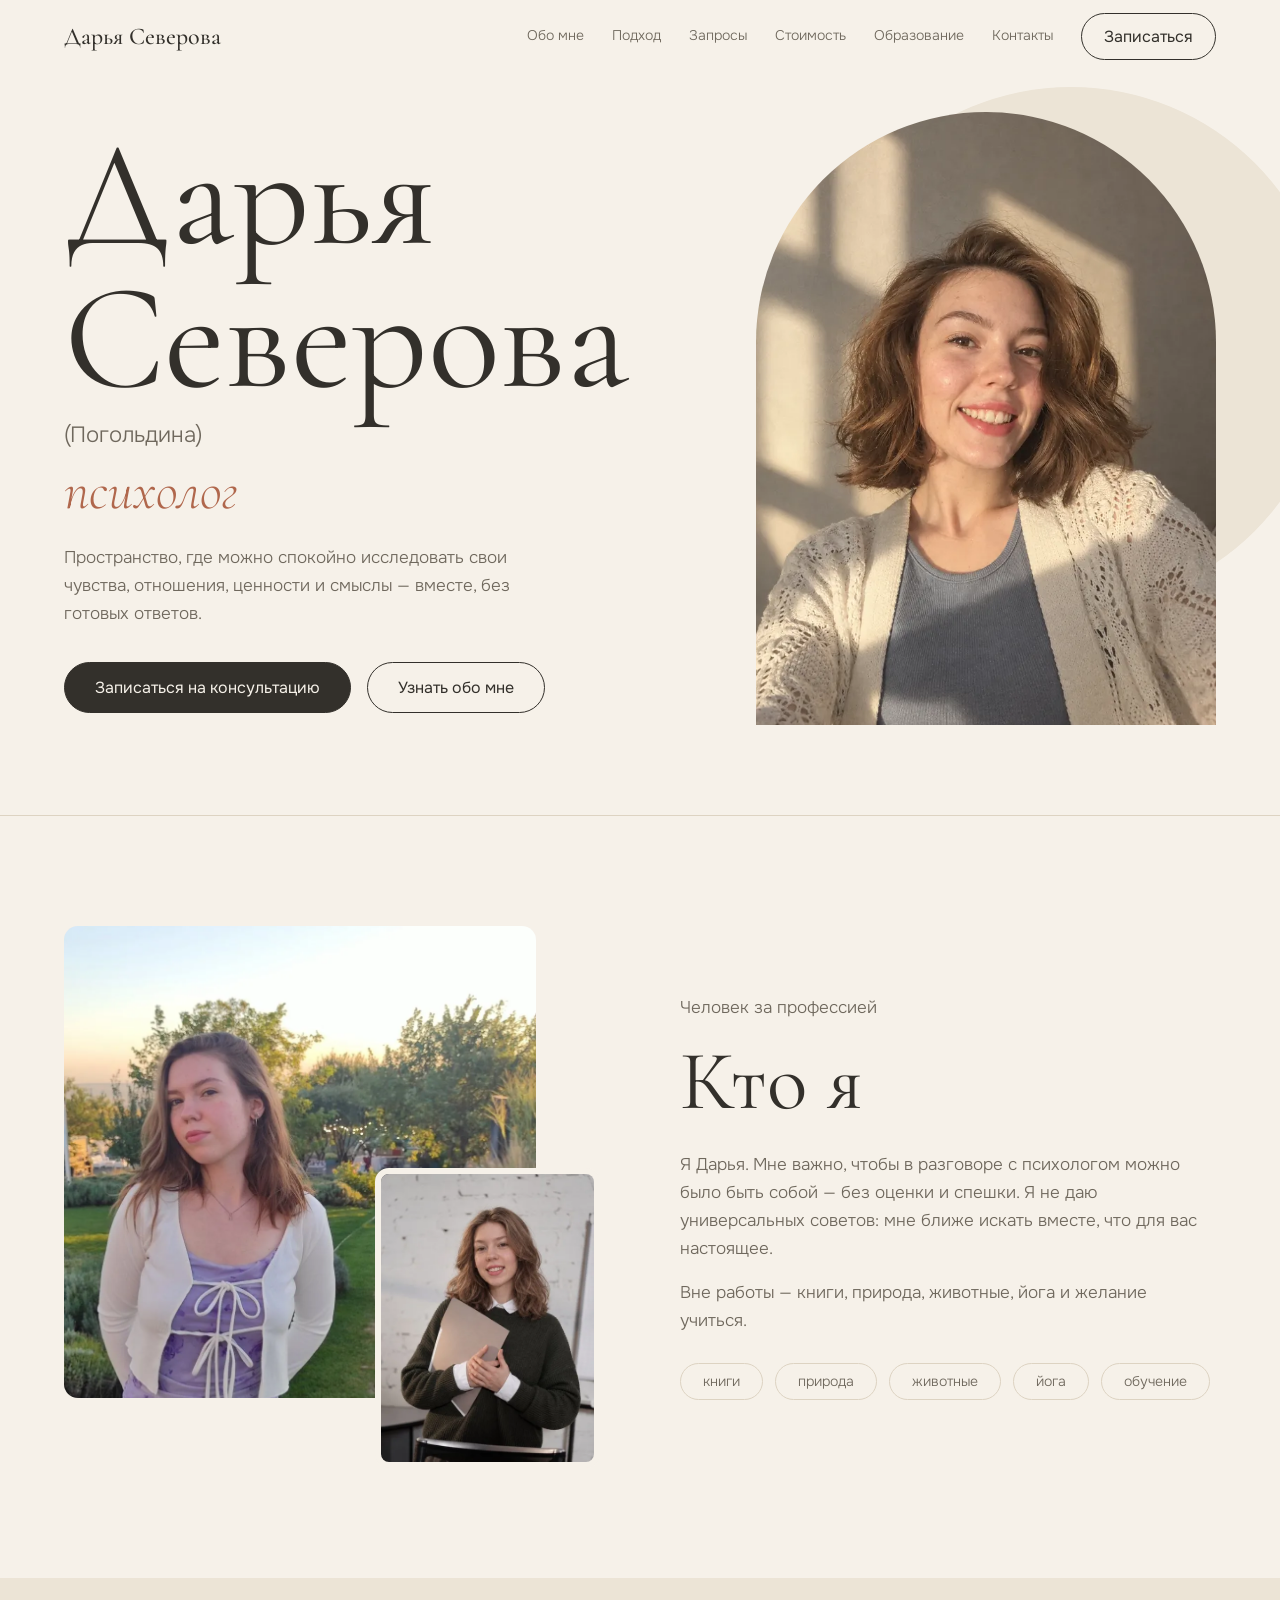
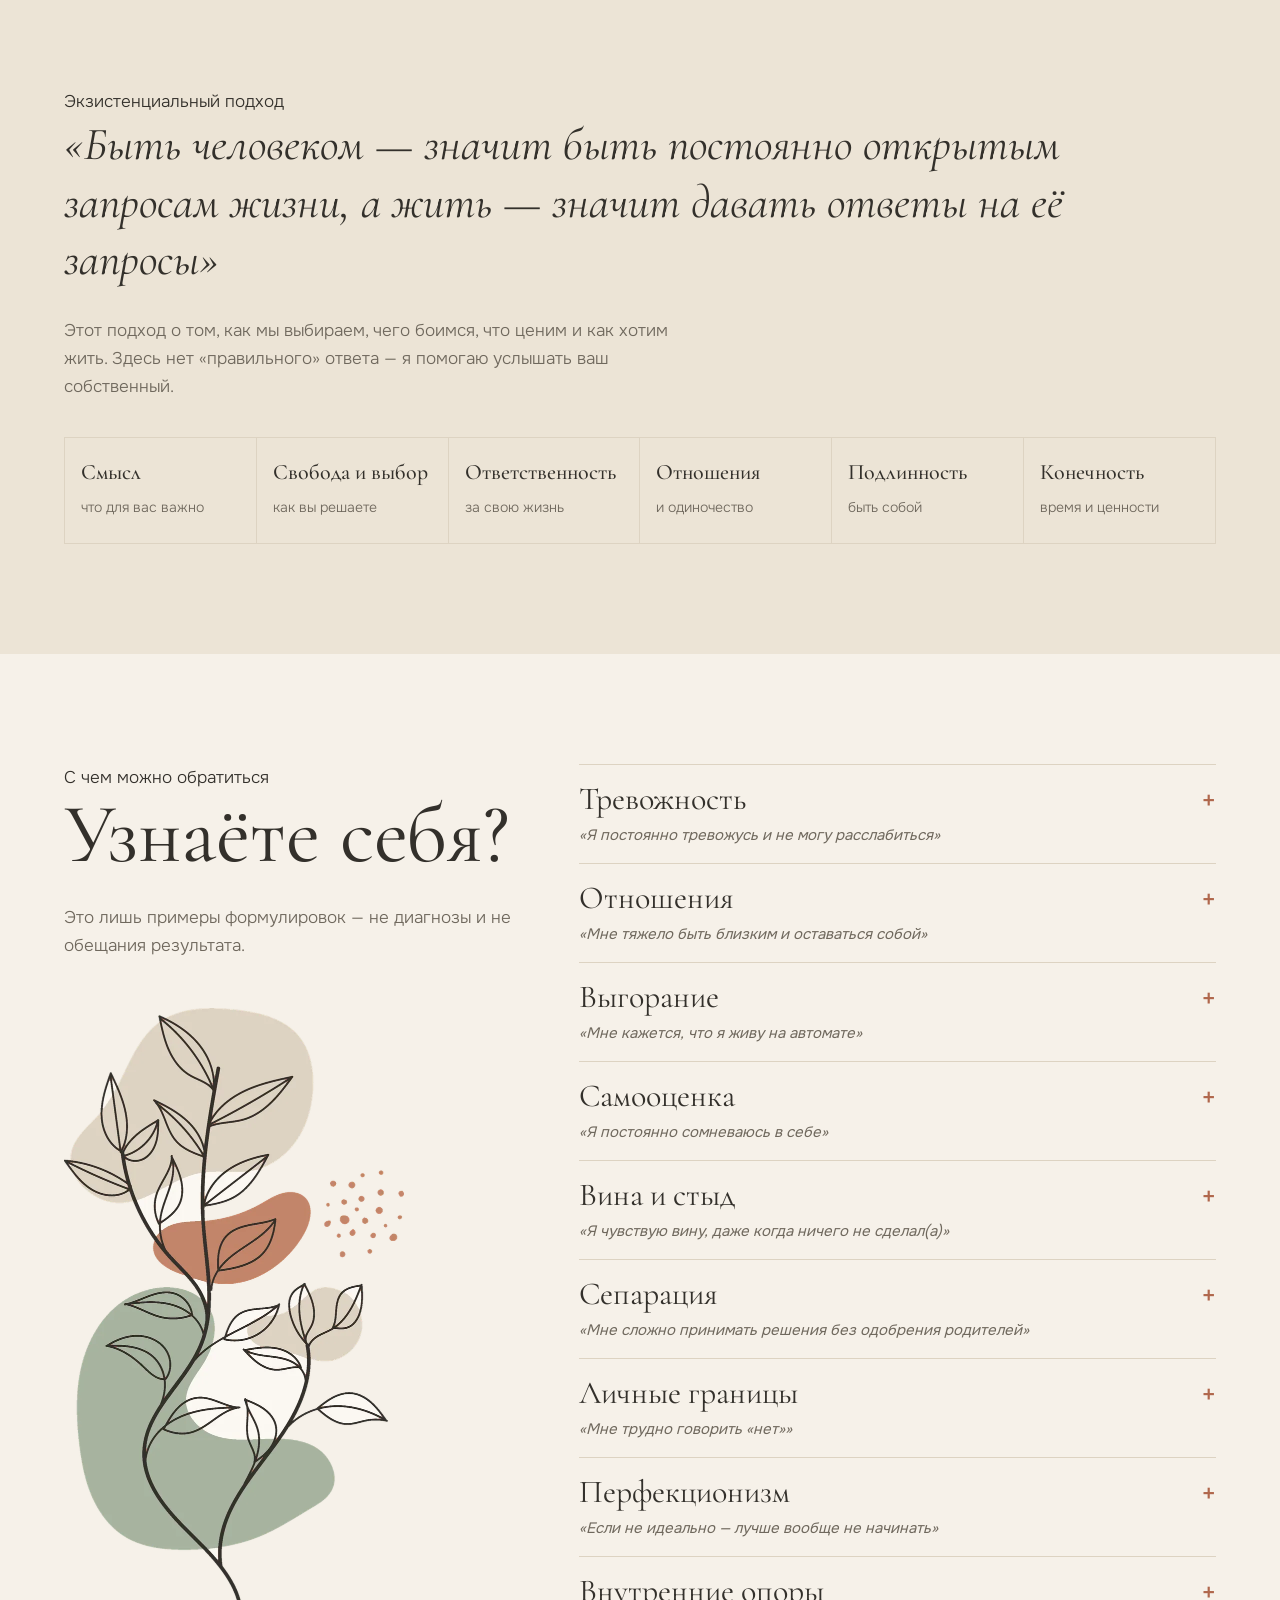
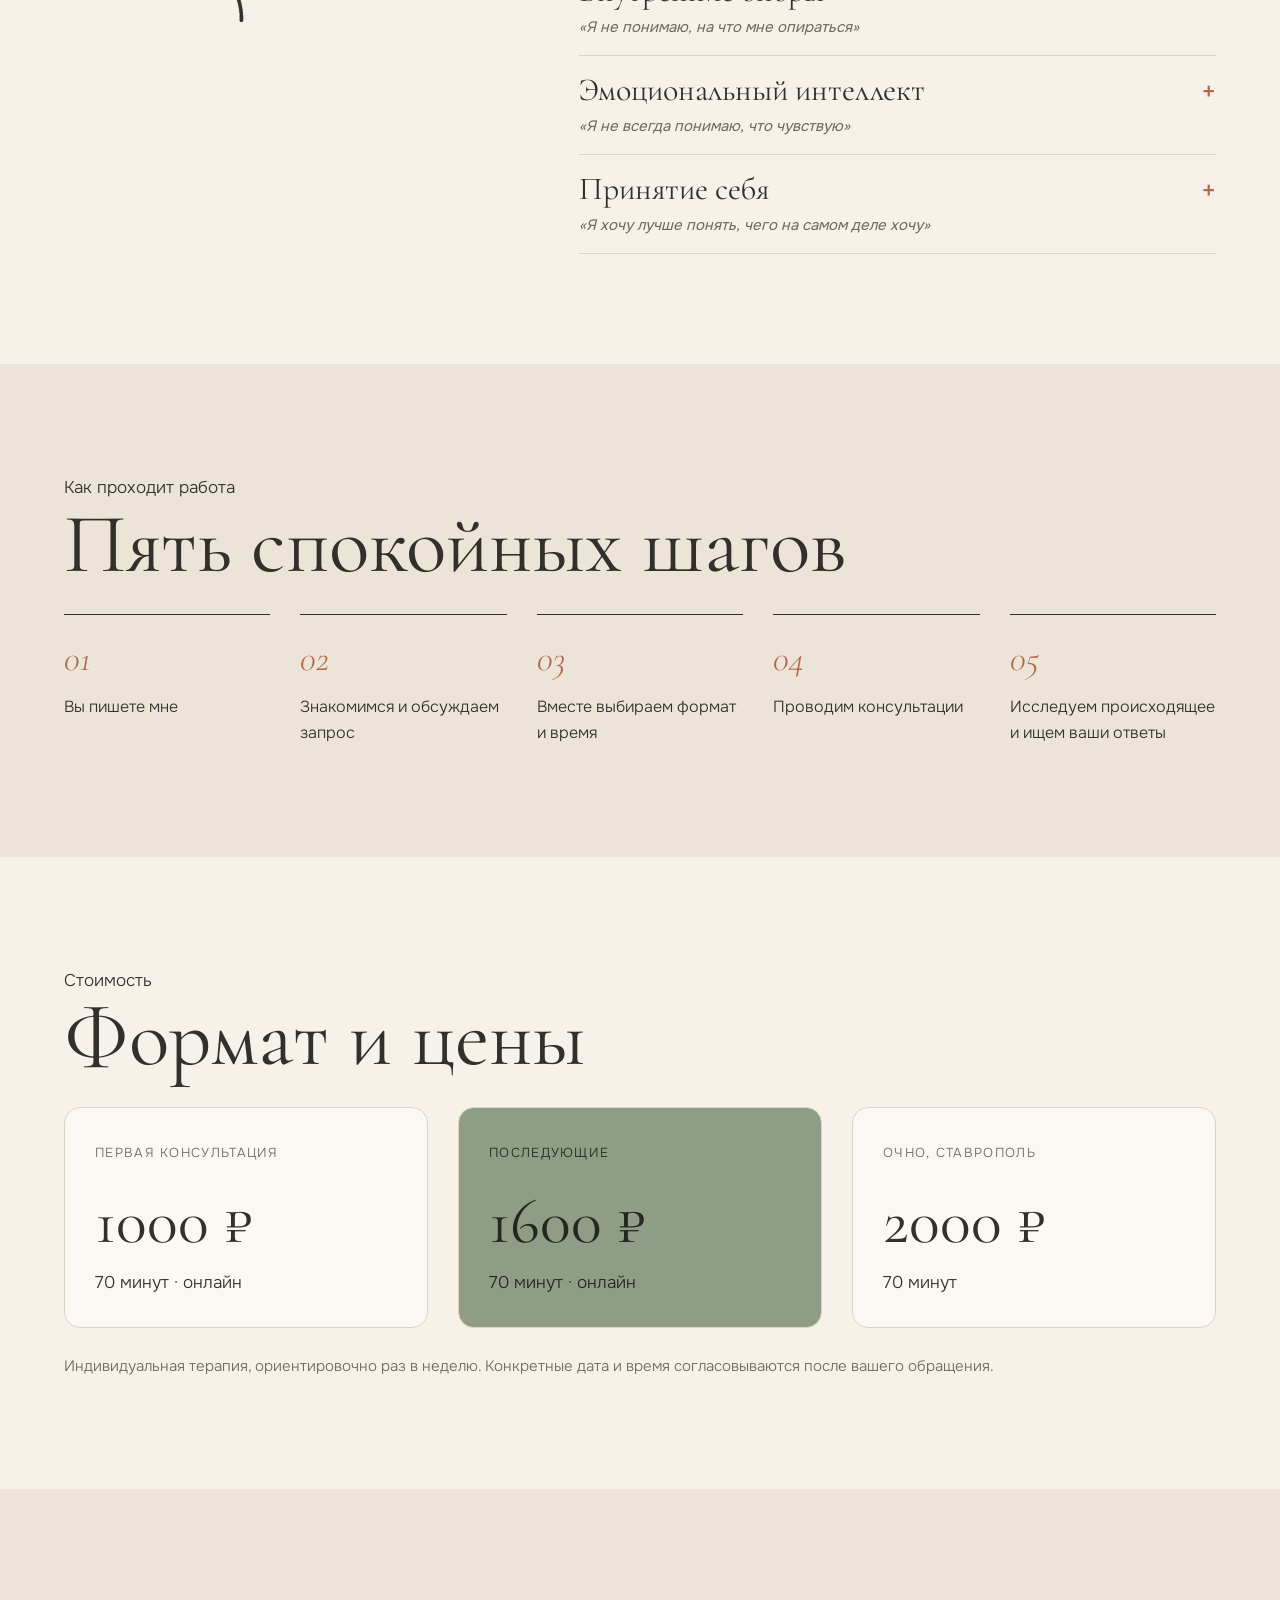
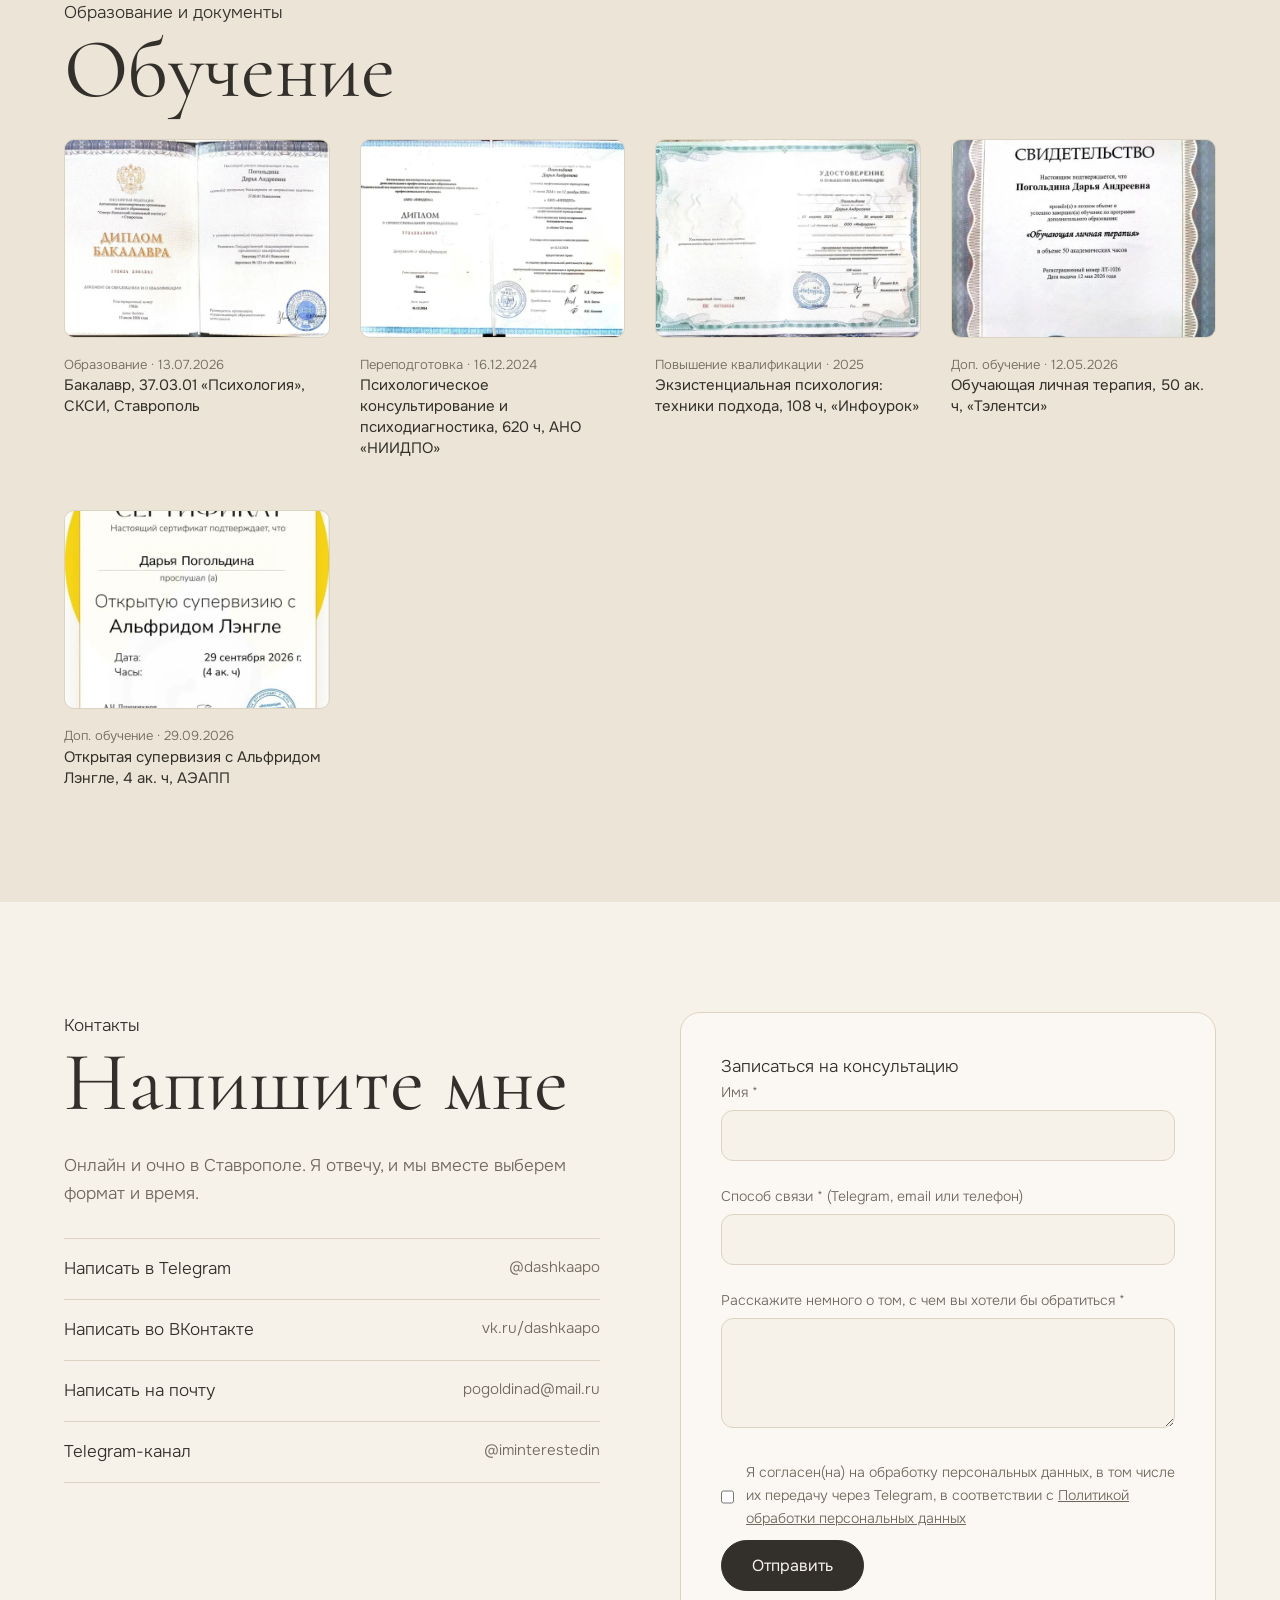
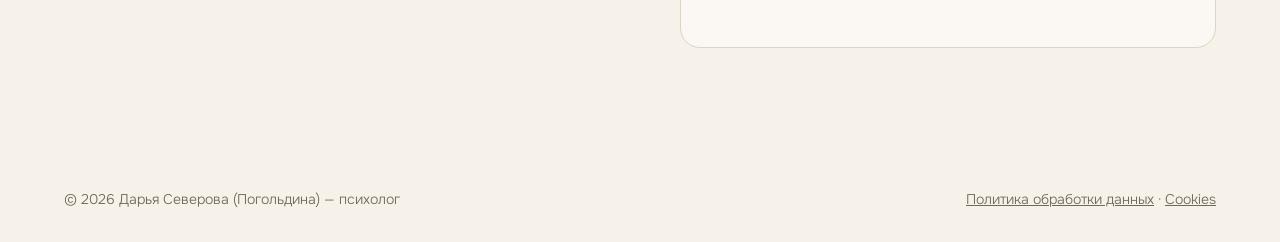
<file: index.html>
<!doctype html>
<html lang="ru">
  <head>
    <meta charset="utf-8" />
    <meta name="viewport" content="width=device-width,initial-scale=1" />
    <meta name="theme-color" content="#f6f1e9" />
    <script>
      document.documentElement.classList.add("js");
    </script>
    <title>Психолог в Ставрополе и онлайн — Дарья Северова</title>
    <meta
      name="description"
      content="Индивидуальные консультации психолога очно в Ставрополе и онлайн. Бережный подход, помощь в кризисных ситуациях. Стоимость первой встречи — 1000 ₽."
    />
    <link rel="canonical" href="https://daryaseverova.github.io/" />
    <meta property="og:url" content="https://daryaseverova.github.io/" />
    <meta property="og:site_name" content="Дарья Северова — психолог" />
    <meta
      property="og:image"
      content="https://daryaseverova.github.io/img/og-image.jpg"
    />
    <meta property="og:image:type" content="image/jpeg" />
    <meta property="og:image:width" content="1200" />
    <meta property="og:image:height" content="630" />
    <meta
      property="og:image:alt"
      content="Дарья Северова, психолог. Консультации в Ставрополе и онлайн"
    />
    <meta name="twitter:card" content="summary_large_image" />
    <meta property="og:locale" content="ru_RU" />
    <meta property="og:title" content="Психолог в Ставрополе и онлайн — Дарья Северова" />
    <meta
      property="og:description"
      content="Индивидуальные консультации психолога очно в Ставрополе и онлайн. Бережный подход, помощь в кризисных ситуациях. Стоимость первой встречи — 1000 ₽."
    />
    <meta property="og:type" content="website" />
    <script type="application/ld+json">
      {
        "@context": "https://schema.org",
        "@graph": [
          {
            "@type": "WebSite",
            "@id": "https://daryaseverova.github.io/#site",
            "url": "https://daryaseverova.github.io/",
            "name": "Дарья Северова — психолог",
            "inLanguage": "ru"
          },
          {
            "@type": "Person",
            "@id": "https://daryaseverova.github.io/#person",
            "name": "Дарья Северова",
            "alternateName": "Дарья Погольдина",
            "jobTitle": "Психолог",
            "url": "https://daryaseverova.github.io/",
            "image": "https://daryaseverova.github.io/img/portrait-main.jpg",
            "email": "mailto:pogoldinad@mail.ru",
            "workLocation": {
              "@type": "Place",
              "address": {
                "@type": "PostalAddress",
                "addressLocality": "Ставрополь",
                "addressCountry": "RU"
              }
            },
            "knowsAbout": [
              "экзистенциальная психология",
              "психологическое консультирование"
            ],
            "alumniOf": {
              "@type": "CollegeOrUniversity",
              "name": "Северо-Кавказский социальный институт"
            },
            "sameAs": [
              "https://t.me/dashkaapo",
              "https://vk.ru/dashkaapo",
              "https://t.me/iminterestedin"
            ]
          },
          {
            "@type": "ProfessionalService",
            "@id": "https://daryaseverova.github.io/#service",
            "name": "Психолог Дарья Северова",
            "description": "Индивидуальные консультации психолога, экзистенциальный подход. Очно в Ставрополе и онлайн.",
            "url": "https://daryaseverova.github.io/",
            "image": "https://daryaseverova.github.io/img/og-image.jpg",
            "email": "mailto:pogoldinad@mail.ru",
            "founder": { "@id": "https://daryaseverova.github.io/#person" },
            "address": {
              "@type": "PostalAddress",
              "addressLocality": "Ставрополь",
              "addressCountry": "RU"
            },
            "areaServed": [
              { "@type": "City", "name": "Ставрополь" },
              { "@type": "Country", "name": "Россия" }
            ],
            "availableLanguage": "ru",
            "priceRange": "1000–2000 ₽",
            "sameAs": [
              "https://t.me/dashkaapo",
              "https://vk.ru/dashkaapo",
              "https://t.me/iminterestedin"
            ],
            "makesOffer": [
              {
                "@type": "Offer",
                "name": "Первая консультация, 70 минут, онлайн",
                "price": "1000",
                "priceCurrency": "RUB"
              },
              {
                "@type": "Offer",
                "name": "Консультация, 70 минут, онлайн",
                "price": "1600",
                "priceCurrency": "RUB"
              },
              {
                "@type": "Offer",
                "name": "Консультация, 70 минут, очно в Ставрополе",
                "price": "2000",
                "priceCurrency": "RUB"
              }
            ]
          }
        ]
      }
    </script>
    <link rel="icon" href="/favicon.svg" type="image/svg+xml" />
    <link rel="icon" href="/favicon.ico" sizes="48x48" />
    <link rel="apple-touch-icon" href="/apple-touch-icon.png" />
    <link
      rel="preload"
      href="css/fonts/Onest-VariableFont_wght.woff"
      as="font"
      type="font/woff"
      crossorigin
    />
    <link
      rel="preload"
      href="css/fonts/CormorantGaramond-VariableFont_wght.woff"
      as="font"
      type="font/woff"
      crossorigin
    />
    <link
      rel="preload"
      href="css/fonts/CormorantGaramond-Italic-VariableFont_wght.woff"
      as="font"
      type="font/woff"
      crossorigin
    />
    <link rel="stylesheet" href="css/style.css" />
  </head>

  <body>
    <header>
      <div class="wrap">
        <a class="logo" href="#top">Дарья Северова</a>
        <button
          class="burger"
          aria-label="Меню"
          aria-expanded="false"
          aria-controls="site-nav"
        >
          ☰
        </button>
        <nav id="site-nav" aria-label="Основная">
          <a href="#about">Обо мне</a><a href="#approach">Подход</a
          ><a href="#requests">Запросы</a><a href="#price">Стоимость</a
          ><a href="#education">Образование</a><a href="#contacts">Контакты</a
          ><a class="btn" href="#contacts">Записаться</a>
        </nav>
      </div>
    </header>
    <main id="top">
      <section class="hero">
        <div class="wrap">
          <div>
            <h1>
              Дарья Северова
              <span class="maiden">(Погольдина)</span>
              <span class="role">психолог</span>
            </h1>
            <p class="lead">
              Пространство, где можно спокойно исследовать свои чувства,
              отношения, ценности и смыслы — вместе, без готовых ответов.
            </p>
            <div class="btns">
              <a class="btn fill" href="#contacts">Записаться на консультацию</a
              ><a class="btn" href="#about">Узнать обо мне</a>
            </div>
          </div>
          <div class="arch">
            <img
              src="img/portrait-main-660.webp"
              srcset="
                img/portrait-main-440.webp  440w,
                img/portrait-main-660.webp  660w,
                img/portrait-main-920.webp  920w
              "
              sizes="(max-width: 760px) 220px, 460px"
              width="920"
              height="1224"
              fetchpriority="high"
              decoding="async"
              alt="Дарья Северова, психолог"
            />
          </div>
        </div>
      </section>
      <section
        id="about"
        class="about"
        style="border-top: 1px solid var(--line)"
      >
        <div class="wrap">
          <div class="ph rv">
            <img
              class="big"
              src="img/portrait-smile.webp"
              width="960"
              height="1280"
              alt="Дарья улыбается"
              loading="lazy"
              decoding="async"
            /><img
              class="small"
              src="img/portrait-flower.webp"
              width="480"
              height="720"
              alt="Дарья рядом с сухими цветами"
              loading="lazy"
              decoding="async"
            />
          </div>
          <div class="rv">
            <p class="eyebrow">Человек за профессией</p>
            <h2>Кто я</h2>
            <p>
              Я Дарья. Мне важно, чтобы в разговоре с психологом можно было быть
              собой — без оценки и спешки. Я не даю универсальных советов: мне
              ближе искать вместе, что для вас настоящее.
            </p>
            <p>
              Вне работы — книги, природа, животные, йога и желание учиться.
            </p>
            <ul class="tags">
              <li>книги</li>
              <li>природа</li>
              <li>животные</li>
              <li>йога</li>
              <li>обучение</li>
            </ul>
          </div>
        </div>
      </section>
      <section id="approach" class="alt">
        <div class="wrap rv">
          <p class="eyebrow">Экзистенциальный подход</p>
          <p class="quote">
            «Быть человеком — значит быть постоянно открытым запросам жизни, а
            жить — значит давать ответы на её запросы»
          </p>
          <p class="lead2">
            Этот подход о том, как мы выбираем, чего боимся, что ценим и как
            хотим жить. Здесь нет «правильного» ответа — я помогаю услышать ваш
            собственный.
          </p>
          <div class="six">
            <div>
              <h3>Смысл</h3>
              <span>что для вас важно</span>
            </div>
            <div>
              <h3>Свобода и выбор</h3>
              <span>как вы решаете</span>
            </div>
            <div>
              <h3>Ответственность</h3>
              <span>за свою жизнь</span>
            </div>
            <div>
              <h3>Отношения</h3>
              <span>и одиночество</span>
            </div>
            <div>
              <h3>Подлинность</h3>
              <span>быть собой</span>
            </div>
            <div>
              <h3>Конечность</h3>
              <span>время и ценности</span>
            </div>
          </div>
        </div>
      </section>
      <section id="requests" class="req">
        <div class="wrap">
          <div class="rv">
            <p class="eyebrow">С чем можно обратиться</p>
            <h2>Узнаёте себя?</h2>
            <p class="note">
              Это лишь примеры формулировок — не диагнозы и не обещания
              результата.
            </p>
            <img
              class="ill"
              src="img/botanical.webp"
              alt=""
              width="680"
              height="1227"
              loading="lazy"
              decoding="async"
            />
          </div>
          <div class="acc rv">
            <div class="acc-item">
              <h3>
                <button
                  id="acc-b1"
                  aria-expanded="false"
                  aria-controls="acc-p1"
                >
                  <span class="t">Тревожность</span>
                  <em>«Я постоянно тревожусь и не могу расслабиться»</em>
                  <span class="plus" aria-hidden="true">+</span>
                </button>
              </h3>
              <p class="more" id="acc-p1">
                Можно разобраться, что стоит за напряжением, и найти опоры,
                которые подходят именно вам.
              </p>
            </div>
            <div class="acc-item">
              <h3>
                <button
                  id="acc-b2"
                  aria-expanded="false"
                  aria-controls="acc-p2"
                >
                  <span class="t">Отношения</span>
                  <em>«Мне тяжело быть близким и оставаться собой»</em>
                  <span class="plus" aria-hidden="true">+</span>
                </button>
              </h3>
              <p class="more" id="acc-p2">
                Исследуем, как вы строите близость, чего хотите и чего боитесь в
                отношениях.
              </p>
            </div>
            <div class="acc-item">
              <h3>
                <button
                  id="acc-b3"
                  aria-expanded="false"
                  aria-controls="acc-p3"
                >
                  <span class="t">Выгорание</span>
                  <em>«Мне кажется, что я живу на автомате»</em>
                  <span class="plus" aria-hidden="true">+</span>
                </button>
              </h3>
              <p class="more" id="acc-p3">
                Смотрим на усталость, ресурсы и на то, что для вас действительно
                важно.
              </p>
            </div>
            <div class="acc-item">
              <h3>
                <button
                  id="acc-b4"
                  aria-expanded="false"
                  aria-controls="acc-p4"
                >
                  <span class="t">Самооценка</span>
                  <em>«Я постоянно сомневаюсь в себе»</em>
                  <span class="plus" aria-hidden="true">+</span>
                </button>
              </h3>
              <p class="more" id="acc-p4">
                Присматриваемся к внутреннему голосу и учимся опираться на
                собственный взгляд.
              </p>
            </div>
            <div class="acc-item">
              <h3>
                <button
                  id="acc-b5"
                  aria-expanded="false"
                  aria-controls="acc-p5"
                >
                  <span class="t">Вина и стыд</span>
                  <em>«Я чувствую вину, даже когда ничего не сделал(а)»</em>
                  <span class="plus" aria-hidden="true">+</span>
                </button>
              </h3>
              <p class="more" id="acc-p5">
                Бережно исследуем эти чувства и то, откуда они приходят.
              </p>
            </div>
            <div class="acc-item">
              <h3>
                <button
                  id="acc-b6"
                  aria-expanded="false"
                  aria-controls="acc-p6"
                >
                  <span class="t">Сепарация</span>
                  <em>«Мне сложно принимать решения без одобрения родителей»</em>
                  <span class="plus" aria-hidden="true">+</span>
                </button>
              </h3>
              <p class="more" id="acc-p6">
                Ищем свою позицию во взрослых отношениях с семьёй.
              </p>
            </div>
            <div class="acc-item">
              <h3>
                <button
                  id="acc-b7"
                  aria-expanded="false"
                  aria-controls="acc-p7"
                >
                  <span class="t">Личные границы</span>
                  <em>«Мне трудно говорить «нет»»</em>
                  <span class="plus" aria-hidden="true">+</span>
                </button>
              </h3>
              <p class="more" id="acc-p7">
                Понимаем, где ваши границы и что мешает их обозначать.
              </p>
            </div>
            <div class="acc-item">
              <h3>
                <button
                  id="acc-b8"
                  aria-expanded="false"
                  aria-controls="acc-p8"
                >
                  <span class="t">Перфекционизм</span>
                  <em>«Если не идеально — лучше вообще не начинать»</em>
                  <span class="plus" aria-hidden="true">+</span>
                </button>
              </h3>
              <p class="more" id="acc-p8">
                Смотрим, какие требования к себе вы держите и чему они служат.
              </p>
            </div>
            <div class="acc-item">
              <h3>
                <button
                  id="acc-b9"
                  aria-expanded="false"
                  aria-controls="acc-p9"
                >
                  <span class="t">Внутренние опоры</span>
                  <em>«Я не понимаю, на что мне опираться»</em>
                  <span class="plus" aria-hidden="true">+</span>
                </button>
              </h3>
              <p class="more" id="acc-p9">
                Вместе ищем ваши ценности, ресурсы и точки опоры.
              </p>
            </div>
            <div class="acc-item">
              <h3>
                <button
                  id="acc-b10"
                  aria-expanded="false"
                  aria-controls="acc-p10"
                >
                  <span class="t">Эмоциональный интеллект</span>
                  <em>«Я не всегда понимаю, что чувствую»</em>
                  <span class="plus" aria-hidden="true">+</span>
                </button>
              </h3>
              <p class="more" id="acc-p10">
                Учимся замечать, называть и проживать свои чувства.
              </p>
            </div>
            <div class="acc-item">
              <h3>
                <button
                  id="acc-b11"
                  aria-expanded="false"
                  aria-controls="acc-p11"
                >
                  <span class="t">Принятие себя</span>
                  <em>«Я хочу лучше понять, чего на самом деле хочу»</em>
                  <span class="plus" aria-hidden="true">+</span>
                </button>
              </h3>
              <p class="more" id="acc-p11">
                Исследуем желания, ценности и собственные ответы.
              </p>
            </div>
          </div>
        </div>
      </section>
      <section class="alt">
        <div class="wrap rv">
          <p class="eyebrow">Как проходит работа</p>
          <h2>Пять спокойных шагов</h2>
          <ol class="steps">
            <li><b>01</b>Вы пишете мне</li>
            <li><b>02</b>Знакомимся и обсуждаем запрос</li>
            <li><b>03</b>Вместе выбираем формат и время</li>
            <li><b>04</b>Проводим консультации</li>
            <li><b>05</b>Исследуем происходящее и ищем ваши ответы</li>
          </ol>
        </div>
      </section>
      <section id="price">
        <div class="wrap rv">
          <p class="eyebrow">Стоимость</p>
          <h2>Формат и цены</h2>
          <div class="prices">
            <div class="price">
              <small>Первая консультация</small><strong>1000 ₽</strong>70 минут
              · онлайн
            </div>
            <div class="price sage">
              <small>Последующие</small><strong>1600 ₽</strong>70 минут · онлайн
            </div>
            <div class="price">
              <small>Очно, Ставрополь</small><strong>2000 ₽</strong>70 минут
            </div>
          </div>
          <p class="pnote">
            Индивидуальная терапия, ориентировочно раз в неделю. Конкретные дата
            и время согласовываются после вашего обращения.
          </p>
        </div>
      </section>
      <section id="education" class="alt">
        <div class="wrap rv">
          <p class="eyebrow">Образование и документы</p>
          <h2>Обучение</h2>
          <ul class="docs">
            <li>
              <button
                class="doc"
                data-cap="Бакалавр, 37.03.01 «Психология», СКСИ, Ставрополь"
                data-full="img/diploma-1-bachelor.webp"
              >
                <img
                  src="img/thumbs/diploma-1-bachelor.webp"
                  width="640"
                  height="450"
                  alt="Диплом бакалавра"
                  loading="lazy"
                /><small>Образование · 13.07.2026</small
                ><span>Бакалавр, 37.03.01 «Психология», СКСИ, Ставрополь</span>
              </button>
            </li>
            <li>
              <button
                class="doc"
                data-cap="Психологическое консультирование и психодиагностика, 620 ч, АНО «НИИДПО»"
                data-full="img/diploma-2-retraining.webp"
              >
                <img
                  src="img/thumbs/diploma-2-retraining.webp"
                  width="640"
                  height="448"
                  alt="Диплом о профессиональной переподготовке"
                  loading="lazy"
                /><small>Переподготовка · 16.12.2024</small
                ><span
                  >Психологическое консультирование и психодиагностика, 620 ч,
                  АНО «НИИДПО»</span
                >
              </button>
            </li>
            <li>
              <button
                class="doc"
                data-cap="Экзистенциальная психология: техники подхода, 108 ч, «Инфоурок»"
                data-full="img/diploma-3-existential.webp"
              >
                <img
                  src="img/thumbs/diploma-3-existential.webp"
                  width="640"
                  height="450"
                  alt="Удостоверение о повышении квалификации"
                  loading="lazy"
                /><small>Повышение квалификации · 2025</small
                ><span
                  >Экзистенциальная психология: техники подхода, 108 ч,
                  «Инфоурок»</span
                >
              </button>
            </li>
            <li>
              <button
                class="doc"
                data-cap="Обучающая личная терапия, 50 ак. ч, «Тэлентси»"
                data-full="img/diploma-4-therapy.webp"
              >
                <img
                  src="img/thumbs/diploma-4-therapy.webp"
                  width="640"
                  height="905"
                  alt="Свидетельство об обучении"
                  loading="lazy"
                /><small>Доп. обучение · 12.05.2026</small
                ><span>Обучающая личная терапия, 50 ак. ч, «Тэлентси»</span>
              </button>
            </li>
            <li>
              <button
                class="doc"
                data-cap="Открытая супервизия с Альфридом Лэнгле, 4 ак. ч, АЭАПП"
                data-full="img/diploma-5-supervision.webp"
              >
                <img
                  src="img/thumbs/diploma-5-supervision.webp"
                  width="640"
                  height="906"
                  alt="Сертификат об участии в открытой супервизии"
                  loading="lazy"
                /><small>Доп. обучение · 29.09.2026</small
                ><span>Открытая супервизия с Альфридом Лэнгле, 4 ак. ч, АЭАПП</span>
              </button>
            </li>
          </ul>
        </div>
      </section>
      <section id="contacts" class="contacts">
        <div class="wrap">
          <div class="rv">
            <p class="eyebrow">Контакты</p>
            <h2>Напишите мне</h2>
            <p class="note" style="color: var(--mute); margin-bottom: 30px">
              Онлайн и очно в Ставрополе. Я отвечу, и мы вместе выберем формат и
              время.
            </p>
            <div class="links">
              <a href="https://t.me/dashkaapo" target="_blank" rel="noopener"
                >Написать в Telegram<span>@dashkaapo</span></a
              >
              <a href="https://vk.ru/dashkaapo" target="_blank" rel="noopener"
                >Написать во ВКонтакте<span>vk.ru/dashkaapo</span></a
              >
              <a href="mailto:pogoldinad@mail.ru"
                >Написать на почту<span>pogoldinad@mail.ru</span></a
              >
              <a
                href="https://t.me/iminterestedin"
                target="_blank"
                rel="noopener"
                >Telegram-канал<span>@iminterestedin</span></a
              >
            </div>
          </div>
          <form id="form" class="rv" novalidate>
            <div class="hp" aria-hidden="true">
              <label for="w">Не заполняйте это поле</label>
              <input id="w" type="text" name="website" tabindex="-1" autocomplete="off" />
            </div>
            <p class="eyebrow">Записаться на консультацию</p>
            <label for="n">Имя *</label
            ><input
              id="n"
              type="text"
              autocomplete="name"
              required
              aria-describedby="e-n"
            />
            <p class="err" id="e-n" data-for="n" aria-live="polite"></p>
            <label for="c">Способ связи * (Telegram, email или телефон)</label
            ><input id="c" type="text" required aria-describedby="e-c" />
            <p class="err" id="e-c" data-for="c" aria-live="polite"></p>
            <label for="m"
              >Расскажите немного о том, с чем вы хотели бы обратиться *</label
            ><textarea id="m" required aria-describedby="e-m"></textarea>
            <p class="err" id="e-m" data-for="m" aria-live="polite"></p>
            <div class="consent">
              <input id="k" type="checkbox" required aria-describedby="e-k" /><label
                for="k"
                style="margin: 0"
                >Я согласен(на) на обработку персональных данных, в том числе их
                передачу через Telegram, в соответствии с
                <a href="/privacy"
                  >Политикой обработки персональных данных</a
                ></label
              >
            </div>
            <p class="err" id="e-k" data-for="k" aria-live="polite"></p>
            <button class="btn fill" type="submit" id="send">Отправить</button>
            <p class="err" id="fail" role="alert" style="margin: 16px 0 0"></p>
            <p class="ok" id="ok" role="status">
              Спасибо за обращение. Дарья свяжется с вами, и вместе вы
              определите удобный формат и время встречи.
            </p>
          </form>
        </div>
      </section>
    </main>
    <footer>
      <div class="wrap">
        <span>© 2026 Дарья Северова (Погольдина) — психолог</span
        ><span
          ><a href="/privacy">Политика обработки данных</a> ·
          <a href="/cookies">Cookies</a></span
        >
      </div>
    </footer>
    <div
      class="lb"
      id="lb"
      role="dialog"
      aria-modal="true"
      aria-label="Просмотр документа"
    >
      <button class="x" aria-label="Закрыть">×</button
      ><button class="p" aria-label="Назад">‹</button>
      <div class="lb-in">
        <img id="lbi" alt="" />
        <p id="lbc"></p>
      </div>
      <button class="n" aria-label="Вперёд">›</button>
    </div>
    <script src="js/main.js"></script>
  </body>
</html>
</file>
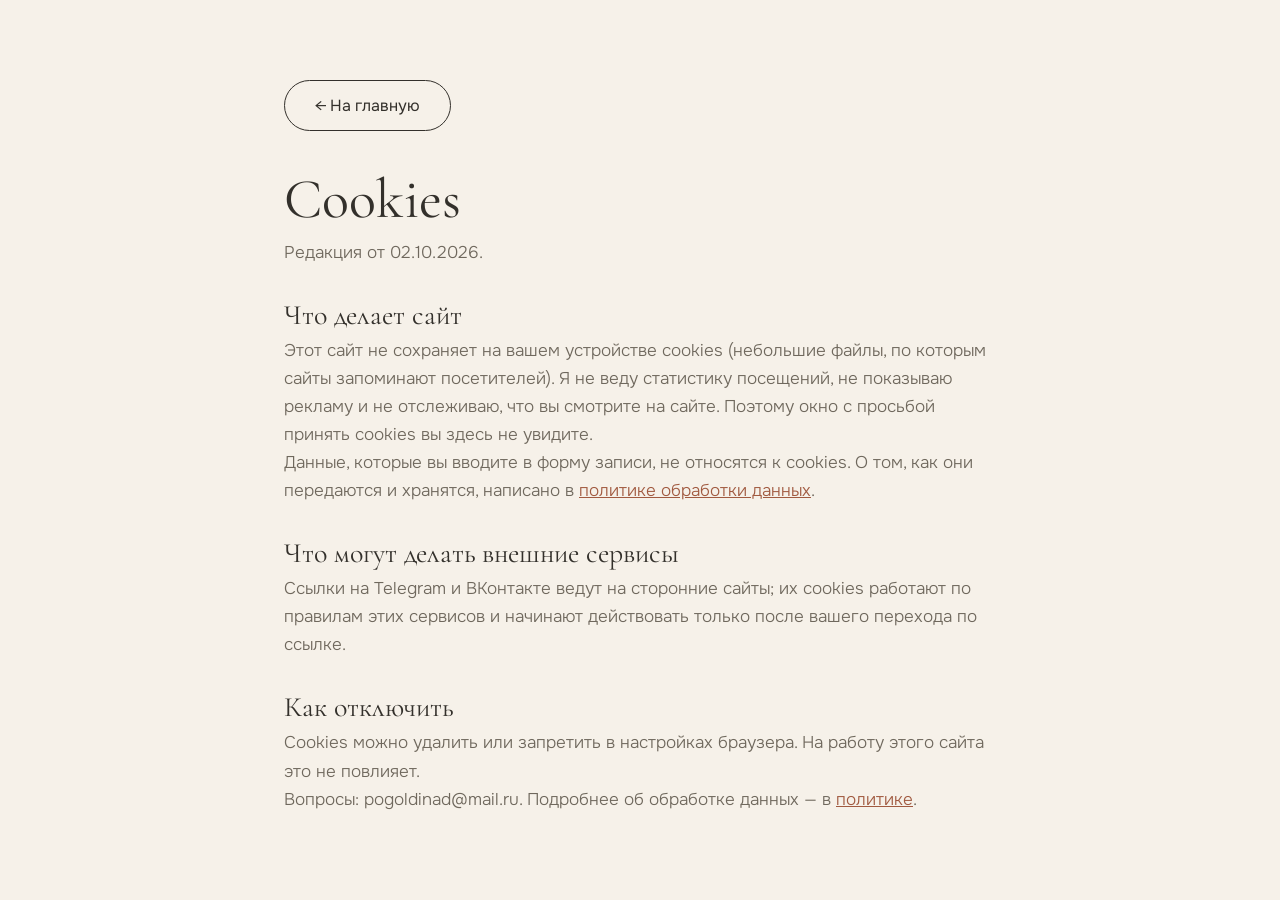
<file: cookies.html>
<!doctype html>
<html lang="ru">
  <head>
    <meta charset="utf-8" />
    <meta name="viewport" content="width=device-width,initial-scale=1" />
    <title>Cookies — Дарья Северова</title>
    <meta name="robots" content="noindex" />
    <link rel="icon" href="/favicon.svg" type="image/svg+xml" />
    <link rel="icon" href="/favicon.ico" sizes="48x48" />
    <link rel="apple-touch-icon" href="/apple-touch-icon.png" />
    <link rel="stylesheet" href="/css/style.css" />
  </head>

  <body>
    <main class="wrap legal">
      <a href="/" class="btn">← На главную</a>
      <h1>Cookies</h1>
      <p class="upd">Редакция от 02.10.2026.</p>
      <h2>Что делает сайт</h2>
      <p>
        Этот сайт не сохраняет на вашем устройстве cookies (небольшие файлы,
        по которым сайты запоминают посетителей). Я не веду статистику
        посещений, не показываю рекламу и не отслеживаю, что вы смотрите на
        сайте. Поэтому окно с просьбой принять cookies вы здесь не увидите.
      </p>
      <p>
        Данные, которые вы вводите в форму записи, не относятся к cookies. О
        том, как они передаются и хранятся, написано в
        <a href="/privacy">политике обработки данных</a>.
      </p>
      <h2>Что могут делать внешние сервисы</h2>
      <p>
        Ссылки на Telegram и ВКонтакте ведут на сторонние сайты; их cookies
        работают по правилам этих сервисов и начинают действовать только после
        вашего перехода по ссылке.
      </p>
      <h2>Как отключить</h2>
      <p>
        Cookies можно удалить или запретить в настройках браузера. На работу
        этого сайта это не повлияет.
      </p>
      <p>
        Вопросы: pogoldinad@mail.ru. Подробнее об обработке данных — в
        <a href="/privacy">политике</a>.
      </p>
    </main>
  </body>
</html>
</file>
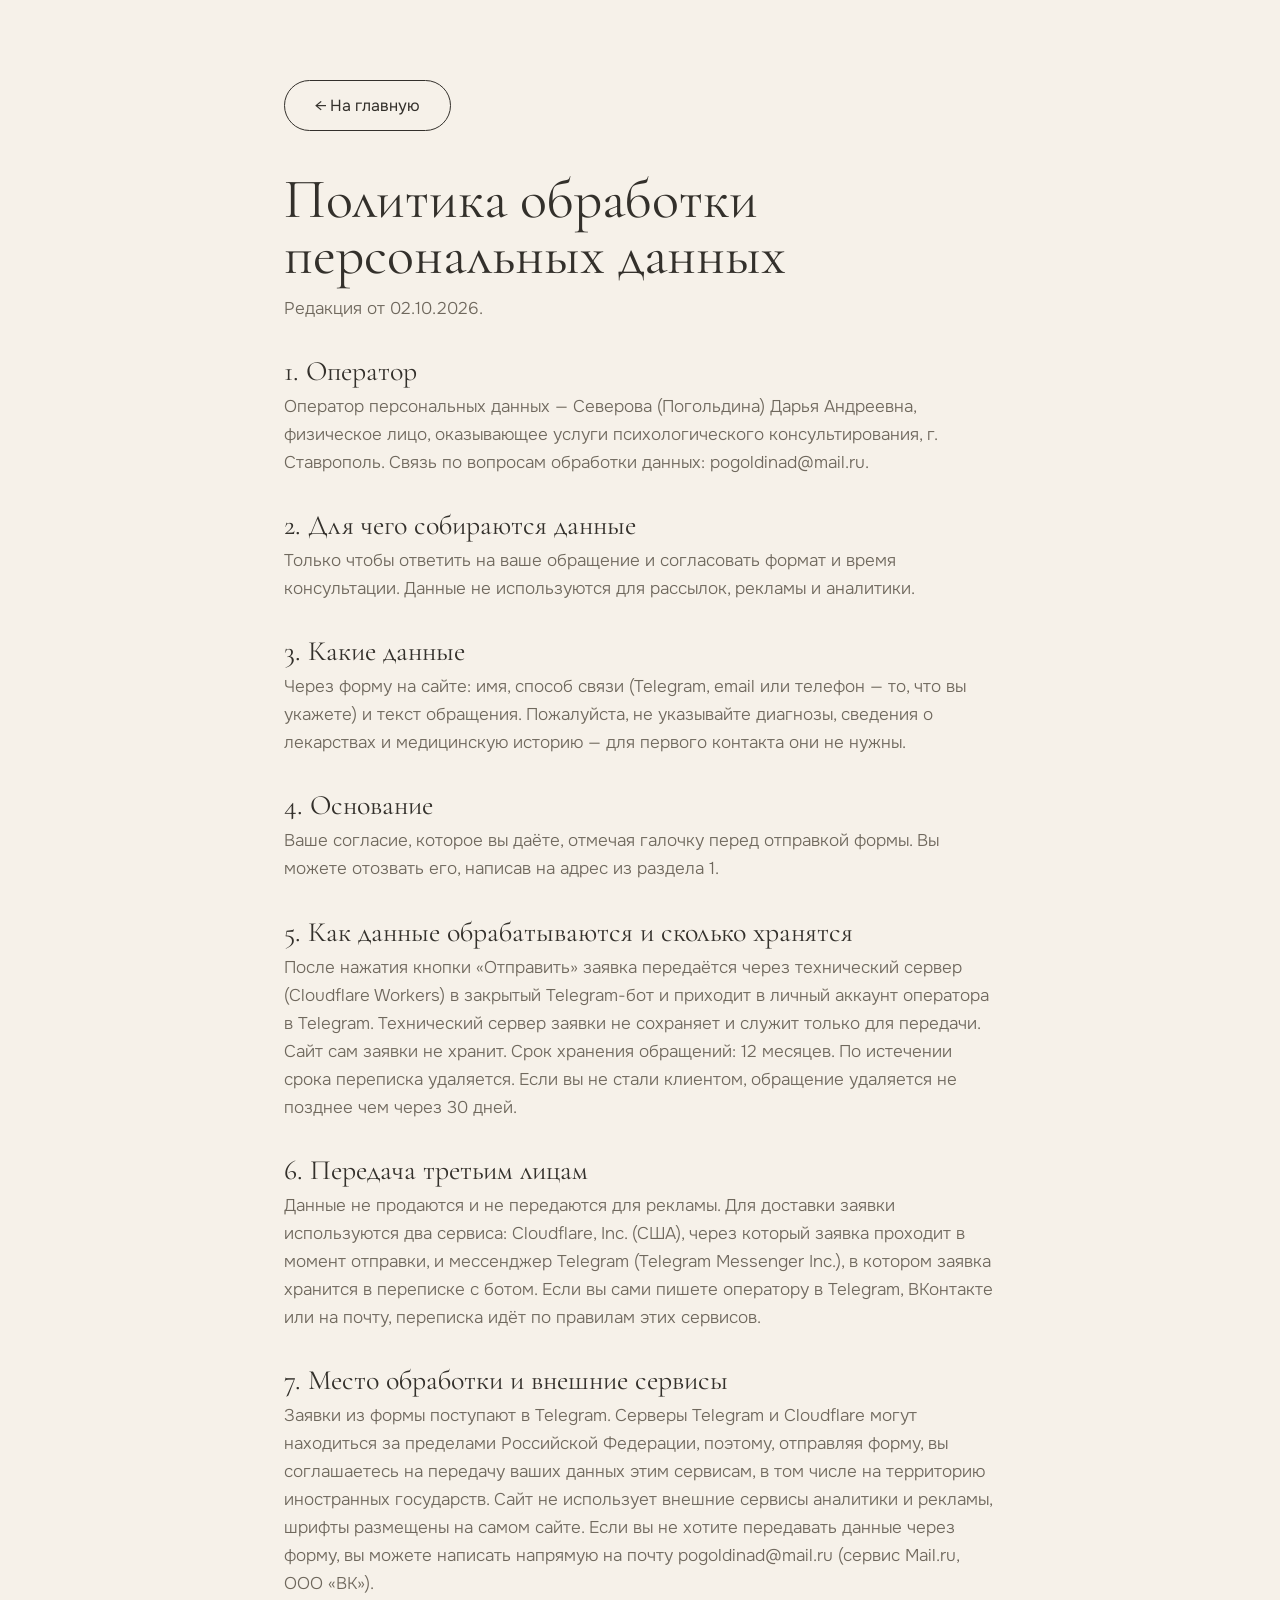
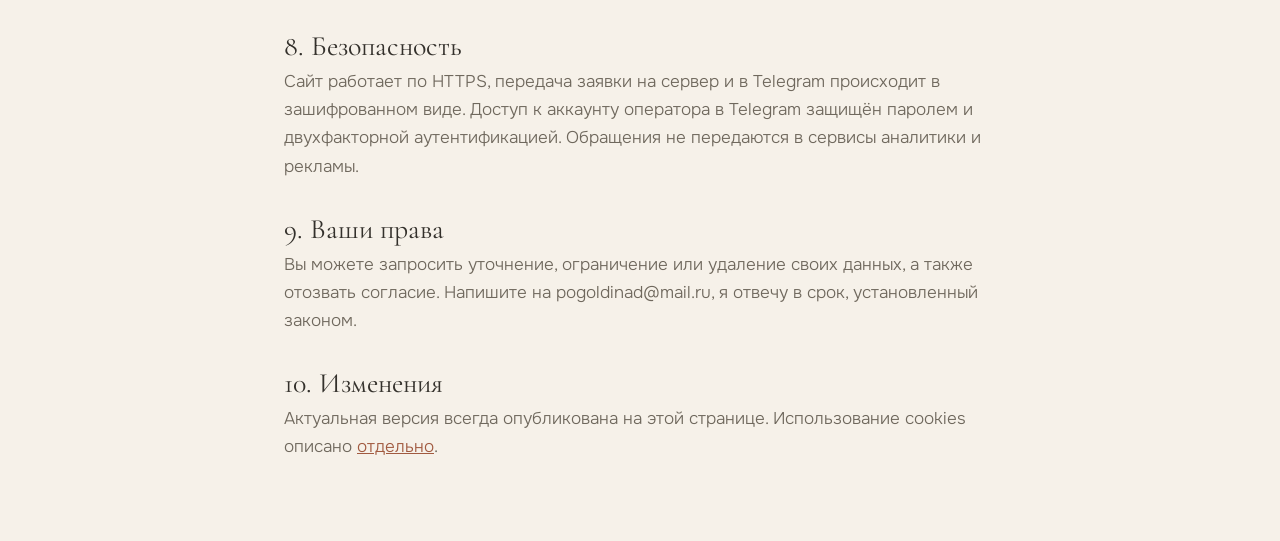
<file: privacy.html>
<!doctype html>
<html lang="ru">
  <head>
    <meta charset="utf-8" />
    <meta name="viewport" content="width=device-width,initial-scale=1" />
    <title>Политика обработки персональных данных — Дарья Северова</title>
    <meta name="robots" content="noindex" />
    <link rel="icon" href="/favicon.svg" type="image/svg+xml" />
    <link rel="icon" href="/favicon.ico" sizes="48x48" />
    <link rel="apple-touch-icon" href="/apple-touch-icon.png" />
    <link rel="stylesheet" href="/css/style.css" />
  </head>

  <body>
    <main class="wrap legal">
      <a href="/" class="btn">← На главную</a>
      <h1>Политика обработки персональных данных</h1>
      <p class="upd">Редакция от 02.10.2026.</p>
      <h2>1. Оператор</h2>
      <p>
        Оператор персональных данных — Северова (Погольдина) Дарья Андреевна,
        физическое лицо, оказывающее услуги психологического консультирования,
        г. Ставрополь. Связь по вопросам обработки данных: pogoldinad@mail.ru.
      </p>
      <h2>2. Для чего собираются данные</h2>
      <p>
        Только чтобы ответить на ваше обращение и согласовать формат и время
        консультации. Данные не используются для рассылок, рекламы и аналитики.
      </p>
      <h2>3. Какие данные</h2>
      <p>
        Через форму на сайте: имя, способ связи (Telegram, email или телефон —
        то, что вы укажете) и текст обращения. Пожалуйста, не указывайте
        диагнозы, сведения о лекарствах и медицинскую историю — для первого
        контакта они не нужны.
      </p>
      <h2>4. Основание</h2>
      <p>
        Ваше согласие, которое вы даёте, отмечая галочку перед отправкой формы.
        Вы можете отозвать его, написав на адрес из раздела 1.
      </p>
      <h2>5. Как данные обрабатываются и сколько хранятся</h2>
      <p>
        После нажатия кнопки «Отправить» заявка передаётся через технический
        сервер (Cloudflare Workers) в закрытый Telegram-бот и приходит в
        личный аккаунт оператора в Telegram. Технический сервер заявки не
        сохраняет и служит только для передачи. Сайт сам заявки не хранит.
        Срок хранения обращений: 12 месяцев. По истечении срока переписка
        удаляется. Если вы не стали клиентом, обращение удаляется не позднее
        чем через 30 дней.
      </p>
      <h2>6. Передача третьим лицам</h2>
      <p>
        Данные не продаются и не передаются для рекламы. Для доставки заявки
        используются два сервиса: Cloudflare, Inc. (США), через который заявка
        проходит в момент отправки, и мессенджер Telegram (Telegram Messenger
        Inc.), в котором заявка хранится в переписке с ботом. Если вы сами
        пишете оператору в Telegram, ВКонтакте или на почту, переписка идёт по
        правилам этих сервисов.
      </p>
      <h2>7. Место обработки и внешние сервисы</h2>
      <p>
        Заявки из формы поступают в Telegram. Серверы Telegram и Cloudflare
        могут находиться за пределами Российской Федерации, поэтому, отправляя
        форму, вы соглашаетесь на передачу ваших данных этим сервисам, в том
        числе на территорию иностранных государств. Сайт не использует
        внешние сервисы аналитики и рекламы, шрифты размещены на самом сайте.
        Если вы не хотите передавать данные через форму, вы можете написать
        напрямую на почту pogoldinad@mail.ru (сервис Mail.ru, ООО «ВК»).
      </p>
      <h2>8. Безопасность</h2>
      <p>
        Сайт работает по HTTPS, передача заявки на сервер и в Telegram
        происходит в зашифрованном виде. Доступ к аккаунту оператора в Telegram
        защищён паролем и двухфакторной аутентификацией. Обращения не
        передаются в сервисы аналитики и рекламы.
      </p>
      <h2>9. Ваши права</h2>
      <p>
        Вы можете запросить уточнение, ограничение или удаление своих данных, а
        также отозвать согласие. Напишите на pogoldinad@mail.ru, я отвечу в
        срок, установленный законом.
      </p>
      <h2>10. Изменения</h2>
      <p>
        Актуальная версия всегда опубликована на этой странице. Использование
        cookies описано <a href="/cookies">отдельно</a>.
      </p>
    </main>
  </body>
</html>
</file>
<file: css/style.css>
@font-face {
  font-family: "Cormorant Garamond";
  font-style: normal;
  font-weight: 300 700;
  font-display: swap;
  src: url("fonts/CormorantGaramond-VariableFont_wght.woff") format("woff");
}

@font-face {
  font-family: "Cormorant Garamond";
  font-style: italic;
  font-weight: 300 700;
  font-display: swap;
  src: url("fonts/CormorantGaramond-Italic-VariableFont_wght.woff")
    format("woff");
}

@font-face {
  font-family: "Onest";
  font-style: normal;
  font-weight: 100 900;
  font-display: swap;
  src: url("fonts/Onest-VariableFont_wght.woff") format("woff");
}

:root {
  --bg: #f6f1e9;
  --bg2: #ece4d6;
  --card: #fbf8f3;
  --line: #ddd3c2;
  --ink: #33302b;
  --mute: #6f685d;
  --sage: #8f9d86;
  --terra: #b0674c;
  --terra-d: #a15a40;
  --serif: "Cormorant Garamond", Georgia, serif;
  --sans: "Onest", system-ui, sans-serif;
}

* {
  box-sizing: border-box;
  margin: 0;
}

html {
  scroll-behavior: smooth;
  scroll-padding-top: 80px;
}

body {
  background: var(--bg);
  color: var(--ink);
  font: 300 17px/1.65 var(--sans);
  overflow-x: hidden;
}

img {
  display: block;
  max-width: 100%;
  height: auto;
}

a {
  color: inherit;
}

:focus-visible {
  outline: 2px solid var(--terra);
  outline-offset: 3px;
}

.wrap {
  max-width: 1200px;
  margin: 0 auto;
  padding: 0 24px;
}

h1,
h2,
h3 {
  font-family: var(--serif);
  font-weight: 400;
  line-height: 1;
}

h2 {
  font-size: clamp(44px, 7vw, 84px);
  margin-bottom: 28px;
}

section {
  padding: 110px 0;
}

.alt {
  background: var(--bg2);
}

.btn {
  display: inline-block;
  padding: 14px 30px;
  border: 1px solid var(--ink);
  border-radius: 30px;
  text-decoration: none;
  font: 400 16px var(--sans);
  background: none;
  color: var(--ink);
  cursor: pointer;
  transition: 0.25s;
}

.btn.fill {
  background: var(--ink);
  color: var(--bg);
}

.btn:hover {
  background: var(--terra-d);
  border-color: var(--terra-d);
  color: #fff;
}

header {
  position: sticky;
  top: 0;
  z-index: 20;
  background: rgba(246, 241, 233, 0.92);
  backdrop-filter: blur(8px);
}

header .wrap {
  display: flex;
  align-items: center;
  justify-content: space-between;
  height: 72px;
}

.logo {
  font: 500 24px var(--serif);
  text-decoration: none;
}

nav {
  display: flex;
  gap: 28px;
  align-items: center;
}

nav a {
  font-size: 14px;
  color: var(--mute);
  text-decoration: none;
}

nav a:hover {
  color: var(--terra-d);
}

nav .btn {
  padding: 12px 22px;
  font-size: 16px;
  color: var(--ink);
}

nav .btn:hover {
  color: #fff;
}

.burger {
  display: none;
  background: none;
  border: 0;
  font-size: 28px;
  color: var(--ink);
  cursor: pointer;
}

.hero {
  padding: 40px 0 90px;
  position: relative;
}

.hero .wrap {
  display: grid;
  grid-template-columns: 1.2fr 1fr;
  gap: 20px;
  align-items: center;
}

.hero h1 {
  font-size: clamp(76px, 12vw, 150px);
  line-height: 0.95;
}

.hero h1 .maiden {
  display: block;
  font-family: var(--sans);
  font-weight: 300;
  line-height: 1.65;
  font-size: 22px;
  color: var(--mute);
  margin: 8px 0 10px;
}

.role {
  display: block;
  font: italic 300 clamp(38px, 5vw, 54px)/1 var(--serif);
  color: var(--terra);
  margin-bottom: 26px;
}

.hero p.lead {
  max-width: 460px;
  color: var(--mute);
  margin-bottom: 34px;
}

.btns {
  display: flex;
  gap: 16px;
  flex-wrap: wrap;
}

.arch {
  position: relative;
  justify-self: end;
  width: min(460px, 100%);
}

.arch:before {
  content: "";
  position: absolute;
  width: 113%;
  aspect-ratio: 1;
  border-radius: 50%;
  background: var(--bg2);
  top: -4%;
  left: 12%;
  z-index: 0;
}

.arch img {
  position: relative;
  width: 100%;
  aspect-ratio: 3/4;
  object-fit: cover;
  border-radius: 230px 230px 0 0;
}

.about .wrap {
  display: grid;
  grid-template-columns: 1fr 1fr;
  gap: 80px;
  align-items: center;
}

.ph {
  position: relative;
  padding-bottom: 70px;
}

.ph .big {
  width: 88%;
  aspect-ratio: 1;
  object-fit: cover;
  object-position: 50% 22%;
  border-radius: 14px;
}

.ph .small {
  position: absolute;
  right: 0;
  bottom: 0;
  width: 42%;
  aspect-ratio: 3/4;
  object-fit: cover;
  border-radius: 14px;
  border: 6px solid var(--bg);
}

.about p {
  color: var(--mute);
  margin-bottom: 16px;
}

.tags {
  display: flex;
  flex-wrap: wrap;
  gap: 12px;
  margin-top: 28px;
  list-style: none;
  padding: 0;
}

.tags li {
  border: 1px solid var(--line);
  border-radius: 20px;
  padding: 6px 22px;
  font-size: 14px;
  color: var(--mute);
}

.quote {
  font: italic 400 clamp(28px, 4vw, 46px)/1.25 var(--serif);
  max-width: 1000px;
  margin-bottom: 28px;
}

.lead2 {
  color: var(--mute);
  max-width: 640px;
  margin-bottom: 36px;
}

.six {
  display: grid;
  grid-template-columns: repeat(6, 1fr);
  border-top: 1px solid var(--line);
  border-left: 1px solid var(--line);
}

.six div {
  padding: 22px 16px;
  border: 1px solid var(--line);
  border-top: 0;
  border-left: 0;
}

.six h3 {
  font-size: 22px;
  font-weight: 500;
  margin-bottom: 8px;
  line-height: 1.15;
}

.six span {
  font-size: 14px;
  color: var(--mute);
}

.req .wrap {
  display: grid;
  grid-template-columns: 5fr 7fr;
  gap: 60px;
}

.req .note {
  color: var(--mute);
}

.req .ill {
  display: block;
  width: min(340px, 100%);
  height: auto;
  margin-top: 48px;
}

.acc {
  border-top: 1px solid var(--line);
}

.acc-item {
  border-bottom: 1px solid var(--line);
}

.acc button {
  width: 100%;
  text-align: left;
  background: none;
  border: 0;
  padding: 18px 0;
  cursor: pointer;
  color: var(--ink);
  display: grid;
  grid-template-columns: 1fr auto;
  font-family: inherit;
}

.acc h3 {
  font-family: var(--sans);
}

.acc .t {
  font-family: var(--serif);
  font-weight: 400;
  line-height: 1;
  font-size: clamp(26px, 3vw, 32px);
}

.acc em {
  grid-column: 1;
  font-size: 15px;
  color: var(--mute);
  margin-top: 6px;
}

.acc .plus {
  grid-row: 1;
  grid-column: 2;
  font-size: 28px;
  color: var(--terra);
  transition: transform 0.3s;
}

.acc button[aria-expanded="true"] .plus {
  transform: rotate(45deg);
}

.acc .more {
  display: none;
  padding: 0 0 20px;
  color: var(--mute);
  font-size: 16px;
  max-width: 520px;
}

.acc .more.open {
  display: block;
}

.steps {
  display: grid;
  grid-template-columns: repeat(5, 1fr);
  gap: 30px;
  list-style: none;
  padding: 0;
}

.steps li {
  border-top: 1px solid var(--ink);
  padding-top: 22px;
  font-size: 16px;
}

.steps b {
  display: block;
  font: italic 300 36px var(--serif);
  color: var(--terra);
  margin-bottom: 14px;
}

.prices {
  display: grid;
  grid-template-columns: repeat(3, 1fr);
  gap: 30px;
}

.price {
  background: var(--card);
  border: 1px solid var(--line);
  border-radius: 16px;
  padding: 30px;
}

.price.sage {
  background: var(--sage);
  color: #22271f;
}

.price small {
  font-size: 13px;
  letter-spacing: 0.1em;
  text-transform: uppercase;
  color: var(--mute);
}

.sage small {
  color: #1f2a1c;
}

.price strong {
  display: block;
  font: 400 64px/1.2 var(--serif);
  margin: 18px 0 8px;
}

.pnote {
  margin-top: 26px;
  font-size: 15px;
  color: var(--mute);
}

.docs {
  display: grid;
  grid-template-columns: repeat(4, 1fr);
  gap: 48px 30px;
  list-style: none;
  padding: 0;
}

.doc {
  background: none;
  border: 0;
  padding: 0;
  text-align: left;
  cursor: zoom-in;
  color: inherit;
  font: inherit;
  width: 100%;
}

.doc img {
  width: 100%;
  aspect-ratio: 4/3;
  object-fit: cover;
  border: 1px solid var(--line);
  border-radius: 10px;
  margin-bottom: 16px;
}

.doc small {
  display: block;
  font-size: 13px;
  color: var(--mute);
}

.doc span {
  font-size: 15px;
  font-weight: 400;
  line-height: 1.4;
  display: block;
}

.contacts .wrap {
  display: grid;
  grid-template-columns: 1fr 1fr;
  gap: 80px;
}

.links a {
  display: flex;
  justify-content: space-between;
  gap: 16px;
  padding: 16px 0;
  border-bottom: 1px solid var(--line);
  text-decoration: none;
}

.links a:first-child {
  border-top: 1px solid var(--line);
}

.links a span {
  color: var(--mute);
  font-size: 15px;
}

.links a:hover {
  color: var(--terra);
}

form {
  background: var(--card);
  border: 1px solid var(--line);
  border-radius: 20px;
  padding: 40px;
}

label {
  display: block;
  font-size: 14px;
  color: var(--mute);
  margin: 0 0 6px;
}

input[type="text"],
textarea {
  width: 100%;
  background: var(--bg);
  border: 1px solid var(--line);
  border-radius: 12px;
  padding: 14px;
  font: 300 16px var(--sans);
  color: var(--ink);
  margin-bottom: 20px;
}

textarea {
  min-height: 110px;
  resize: vertical;
}

.err {
  color: #a3402a;
  font-size: 14px;
  margin: -12px 0 16px;
  min-height: 0;
}

.consent {
  display: flex;
  gap: 12px;
  font-size: 13px;
  color: var(--mute);
  margin-bottom: 22px;
}

.consent input {
  margin-top: 3px;
  flex: none;
  accent-color: var(--terra);
}

.hp {
  position: absolute;
  left: -9999px;
  width: 1px;
  height: 1px;
  overflow: hidden;
}

.ok {
  display: none;
  padding: 20px;
  border-radius: 12px;
  background: var(--bg2);
  margin-top: 20px;
}

footer {
  padding: 30px 0;
  font-size: 14px;
  color: var(--mute);
}

footer .wrap {
  display: flex;
  justify-content: space-between;
  gap: 16px;
  flex-wrap: wrap;
}

.lb {
  position: fixed;
  inset: 0;
  background: rgba(34, 39, 31, 0.92);
  display: none;
  align-items: center;
  justify-content: center;
  z-index: 50;
  touch-action: pan-y;
}

.lb.open {
  display: flex;
}

.lb-in {
  max-width: 94vw;
  max-height: 88vh;
  overflow: auto;
  text-align: center;
}

.lb img {
  max-width: 92vw;
  max-height: 80vh;
  cursor: zoom-in;
  transition: transform 0.25s;
}

.lb img.zoom {
  max-width: none;
  max-height: none;
  cursor: zoom-out;
}

html.lb-open {
  overflow: hidden;
  scrollbar-gutter: stable;
}

.lb p {
  color: #ece4d6;
  font-size: 14px;
  margin-top: 10px;
}

.lb button {
  position: absolute;
  background: none;
  border: 0;
  color: #fff;
  font-size: 38px;
  cursor: pointer;
  padding: 12px;
}

.lb .x {
  top: 8px;
  right: 14px;
}

.lb .p {
  left: 8px;
  top: 50%;
}

.lb .n {
  right: 8px;
  top: 50%;
}

.js .rv {
  opacity: 0;
  transform: translateY(18px);
  transition:
    opacity 0.8s,
    transform 0.8s;
}

.js .rv.in {
  opacity: 1;
  transform: none;
}

@media (prefers-reduced-motion: reduce) {
  * {
    transition: none !important;
    scroll-behavior: auto !important;
  }

  .js .rv {
    opacity: 1;
    transform: none;
  }
}

@media (max-width: 980px) {
  .six {
    grid-template-columns: repeat(3, 1fr);
  }

  .steps {
    grid-template-columns: repeat(2, 1fr);
  }

  .docs {
    grid-template-columns: repeat(2, 1fr);
  }

  .prices {
    grid-template-columns: 1fr;
  }

  .req .wrap,
  .contacts .wrap,
  .about .wrap {
    grid-template-columns: 1fr;
    gap: 40px;
  }

  section {
    padding: 80px 0;
  }
}

@media (min-width: 761px) and (max-width: 900px) {
  nav {
    gap: 14px;
  }

  nav .btn {
    padding: 10px 16px;
  }
}

.legal {
  max-width: 760px;
  padding: 80px 24px;
}

.legal h1 {
  font-size: clamp(38px, 6vw, 56px);
  margin: 40px 0 12px;
}

.legal h2 {
  font-size: 28px;
  margin: 34px 0 8px;
}

.legal p {
  color: var(--mute);
}

.legal .upd {
  margin-bottom: 28px;
}

.legal a:not(.btn) {
  color: var(--terra-d);
}

@media (max-width: 760px) {
  .burger {
    display: block;
  }

  nav {
    display: none;
    position: absolute;
    flex-direction: column;
    align-items: flex-start;
  }

  nav.open {
    display: flex;
  }

  :root {
    --bg: #f6f1ea;
    --card: #fffaf3;
    --ink: #2b2a27;
    --mute: #6f6a60;
    --acc: #586b4d;
    --acc2: #e4e9dc;
    --line: #e3dccf;
    --btn-ink: #fff;
  }

  html {
    scroll-padding-top: 64px;
    width: 100%;
  }

  body {
    background: var(--bg);
    color: var(--ink);
    font: 400 16px/1.55 var(--sans);
    max-width: 480px;
    width: 100%;
    margin: 0 auto;
    overflow-x: hidden;
    padding-bottom: 0;
  }

  h1, h2 {
    font-family: var(--serif);
    font-weight: 600;
    line-height: 1.1;
  }

  h2 {
    font-size: 32px;
    margin-bottom: 12px;
  }

  h3 {
    font-size: 16px;
    font-weight: 600;
  }

  section {
    padding: 44px 20px 0;
  }

  .wrap {
    max-width: none;
    padding: 0;
  }

  .eyebrow {
    font-size: 12px;
    letter-spacing: .12em;
    text-transform: uppercase;
    color: var(--acc);
    font-weight: 600;
    margin-bottom: 8px;
  }

  header {
    position: sticky;
    top: 0;
    z-index: 20;
    background: rgba(246, 241, 234, .9);
    backdrop-filter: blur(10px);
    border-bottom: 1px solid var(--line);
  }

  header .wrap {
    height: auto;
    padding: 14px 20px;
  }

  .logo {
    font-family: var(--serif);
    font-size: 21px;
    font-weight: 600;
  }

  .burger {
    width: 40px;
    height: 40px;
    border: 1px solid var(--line);
    border-radius: 50%;
    background: none;
    color: var(--ink);
    font-size: 18px;
  }

  nav {
    top: 100%;
    left: 0;
    right: 0;
    background: var(--bg);
    padding: 8px 20px 20px;
    border-bottom: 1px solid var(--line);
  }

  nav.open {
    display: flex;
  }

  nav a {
    display: block;
    padding: 14px 0;
    color: var(--ink);
    text-decoration: none;
    border-bottom: 1px solid var(--line);
    font-weight: 500;
    width: 100%;
  }

  nav .btn {
    border: 0;
    padding: 14px 0;
    font-size: 16px;
    color: var(--ink);
  }

  .hero {
    padding: 28px 20px 0;
    text-align: center;
  }

  .hero .wrap {
    display: flex;
    flex-direction: column;
    gap: 0;
  }

  .hero .arch {
    order: -1;
    justify-self: auto;
    width: 220px;
    height: 280px;
    margin: 0 auto 24px;
    position: relative;
  }

  .hero .arch:before {
    display: none;
  }

  .hero .arch img {
    width: 220px;
    height: 280px;
    aspect-ratio: auto;
    object-fit: cover;
    border-radius: 110px 110px 20px 20px;
  }

  .hero h1 {
    font-size: 46px;
    line-height: 1.1;
  }

  .hero h1 .maiden {
    color: var(--mute);
    margin: 4px 0 2px;
    font-size: 16px;
    font-weight: 400;
    line-height: 1.55;
  }

  .role {
    font-style: italic;
    font-family: var(--serif);
    font-size: 22px;
    color: var(--acc);
    margin-bottom: 14px;
  }

  .hero p.lead {
    color: var(--mute);
    margin: 0 auto 24px;
    max-width: none;
  }

  .btns {
    display: block;
  }

  .btn {
    display: block;
    width: 100%;
    text-align: center;
    padding: 15px;
    border-radius: 14px;
    font: inherit;
    font-weight: 600;
  }

  .btn.fill {
    background: var(--acc);
    color: var(--btn-ink);
    border-color: var(--acc);
  }

  .btns .btn:not(.fill) {
    background: none;
    border: 1px solid var(--line);
    color: var(--ink);
    margin-top: 10px;
  }

  .about {
    border-top: 1px solid var(--line) !important;
  }

  .about .wrap {
    display: block;
  }

  .about .ph {
    display: none;
  }

  .about .rv {
    opacity: 1;
    transform: none;
  }

  .about p {
    color: var(--ink);
    margin-bottom: 12px;
  }

  .about p:nth-of-type(2) {
    color: var(--mute);
  }

  .tags {
    gap: 8px;
    margin-top: 16px;
  }

  .tags li {
    border: 0;
    padding: 6px 14px;
    border-radius: 99px;
    background: var(--acc2);
    color: var(--ink);
    font-size: 14px;
  }

  .alt {
    background: var(--bg);
  }

  #approach .quote {
    margin: 24px 0;
    padding: 20px;
    background: var(--card);
    border-left: 3px solid var(--acc);
    border-radius: 0 14px 14px 0;
    font: italic 400 20px/1.35 var(--serif);
    max-width: none;
  }

  #approach .lead2 {
    color: var(--ink);
    max-width: none;
    margin-bottom: 0;
  }

  .six {
    display: flex;
    gap: 10px;
    overflow-x: auto;
    margin: 18px -20px 0;
    padding: 0 20px 6px;
    scroll-snap-type: x mandatory;
    border: 0;
  }

  .six div {
    flex: 0 0 140px;
    scroll-snap-align: start;
    background: var(--card);
    border: 1px solid var(--line);
    border-radius: 16px;
    padding: 16px;
  }

  .six h3 {
    display: block;
    font-size: 15px;
    font-family: var(--sans);
    font-weight: 600;
    margin-bottom: 2px;
    line-height: 1.2;
  }

  .six span {
    color: var(--mute);
    font-size: 14px;
  }

  .req .wrap {
    display: block;
  }

  .req .ill {
    display: none;
  }

  .req .note {
    font-size: 13px;
    color: var(--mute);
    margin-bottom: 16px;
  }

  .acc {
    border-top: 0;
  }

  .acc-item {
    background: var(--card);
    border: 1px solid var(--line);
    border-radius: 14px;
    margin-bottom: 10px;
    overflow: hidden;
  }

  .acc button {
    padding: 16px;
    display: flex;
    justify-content: space-between;
    align-items: center;
    gap: 12px;
    text-align: left;
  }

  .acc .t {
    font-family: var(--sans);
    font-size: 16px;
    font-weight: 600;
    line-height: 1.2;
  }

  .acc em {
    display: block;
    font-style: italic;
    color: var(--mute);
    font-size: 14px;
    margin-top: 2px;
  }

  .acc .plus {
    flex: none;
    font-size: 22px;
    color: var(--acc);
  }

  .acc .more {
    padding: 0 16px 16px;
    color: var(--mute);
    font-size: 15px;
  }

  #requests + .alt {
    background: var(--bg);
  }

  .steps {
    display: block;
    list-style: none;
    padding: 0;
  }

  .steps li {
    display: flex;
    gap: 14px;
    border-top: 0;
    padding: 0 0 20px;
    position: relative;
    font-size: 16px;
  }

  .steps li:not(:last-child)::before {
    content: "";
    position: absolute;
    left: 19px;
    top: 40px;
    bottom: 0;
    width: 1px;
    background: var(--line);
  }

  .steps b {
    flex: 0 0 40px;
    height: 40px;
    border-radius: 50%;
    background: var(--acc2);
    color: var(--acc);
    display: grid;
    place-items: center;
    font: 400 14px var(--sans);
    margin: 0;
  }

  .steps li {
    align-items: flex-start;
  }

  .steps li > b + * {
    padding-top: 8px;
  }

  .prices {
  display: block;
  }

    .price {
    display: grid;
    grid-template-columns: minmax(0, 1fr) auto;
    grid-template-areas:
      "label amount"
      "meta meta";
    align-items: center;
    column-gap: 14px;
    row-gap: 2px;
    padding: 18px;
    border-radius: 16px;
    margin-bottom: 10px;
    background: var(--card);
    min-width: 0;
  }

  .price.sage {
    background: var(--acc);
    color: var(--btn-ink);
    border-color: var(--acc);
  }

  .price small {
    grid-area: label;
    display: block;
    min-width: 0;
    color: inherit;
    opacity: .75;
    font-size: 13px;
    letter-spacing: 0;
    text-transform: none;
    line-height: 1.3;
  }

  .price strong {
    grid-area: amount;
    font-family: var(--serif);
    font-size: 28px;
    line-height: 1;
    margin: 0;
    white-space: nowrap;
    text-align: right;
  }

  .price.sage small {
    opacity: .92;
  }

  .pnote {
    font-size: 13px;
    color: var(--mute);
    margin-top: 0;
  }

  #education .docs {
    display: block;
  }

  #education .docs li {
    list-style: none;
  }

  #education .doc {
    display: flex;
    gap: 14px;
    width: 100%;
    padding: 14px 0;
    border-bottom: 1px solid var(--line);
    text-align: left;
    cursor: default;
  }

  #education .doc img {
    flex: 0 0 56px;
    width: 56px;
    height: 72px;
    aspect-ratio: auto;
    object-fit: cover;
    border: 0;
    border-radius: 8px;
    margin: 0;
    background: var(--acc2);
  }

  #education .doc small {
    display: block;
    color: var(--acc);
    font-weight: 600;
  }

  #education .doc span {
    display: block;
    font-size: 14px;
    color: var(--ink);
    line-height: 1.4;
    margin-top: 2px;
  }

  .contacts .wrap {
    display: block;
  }

  .contacts .note {
    color: var(--mute) !important;
    margin-bottom: 16px !important;
  }

  .links a {
    display: flex;
    justify-content: space-between;
    align-items: center;
    padding: 16px;
    margin-bottom: 10px;
    border: 1px solid var(--line);
    border-radius: 14px;
    background: var(--card);
    text-decoration: none;
  }

  .links a:first-child {
    border-top: 1px solid var(--line);
  }

  .links a span {
    display: block;
    color: var(--mute);
    font-size: 13px;
    margin-top: 2px;
  }

  .contacts form {
    margin-top: 24px;
    padding: 0;
    background: none;
    border: 0;
    border-radius: 0;
  }

  .contacts form .eyebrow {
    font-family: var(--serif);
    font-size: 26px;
    letter-spacing: 0;
    text-transform: none;
    color: var(--ink);
    font-weight: 600;
    margin-bottom: 12px;
  }

  .contacts label {
    font-size: 13px;
    color: var(--mute);
    margin-bottom: 6px;
  }

  .contacts input[type="text"],
  .contacts textarea {
    font: inherit;
    font-size: 16px;
    padding: 14px;
    border-radius: 12px;
    border: 1px solid var(--line);
    background: var(--card);
    color: var(--ink);
    margin-bottom: 12px;
  }

  .contacts textarea {
    min-height: 100px;
  }

  .contacts .consent {
    display: flex;
    gap: 10px;
    align-items: flex-start;
    font-size: 12px;
    margin-bottom: 16px;
  }

  .contacts .consent label {
    font-size: 12px;
    margin: 0;
  }

  .contacts form .btn.fill {
    width: 100%;
  }

  footer {
    padding: 36px 20px 0;
    font-size: 12px;
    color: var(--mute);
    text-align: center;
  }

  footer .wrap {
    display: block;
    padding: 0;
  }

  footer .wrap span {
    display: block;
  }
}
</file>
